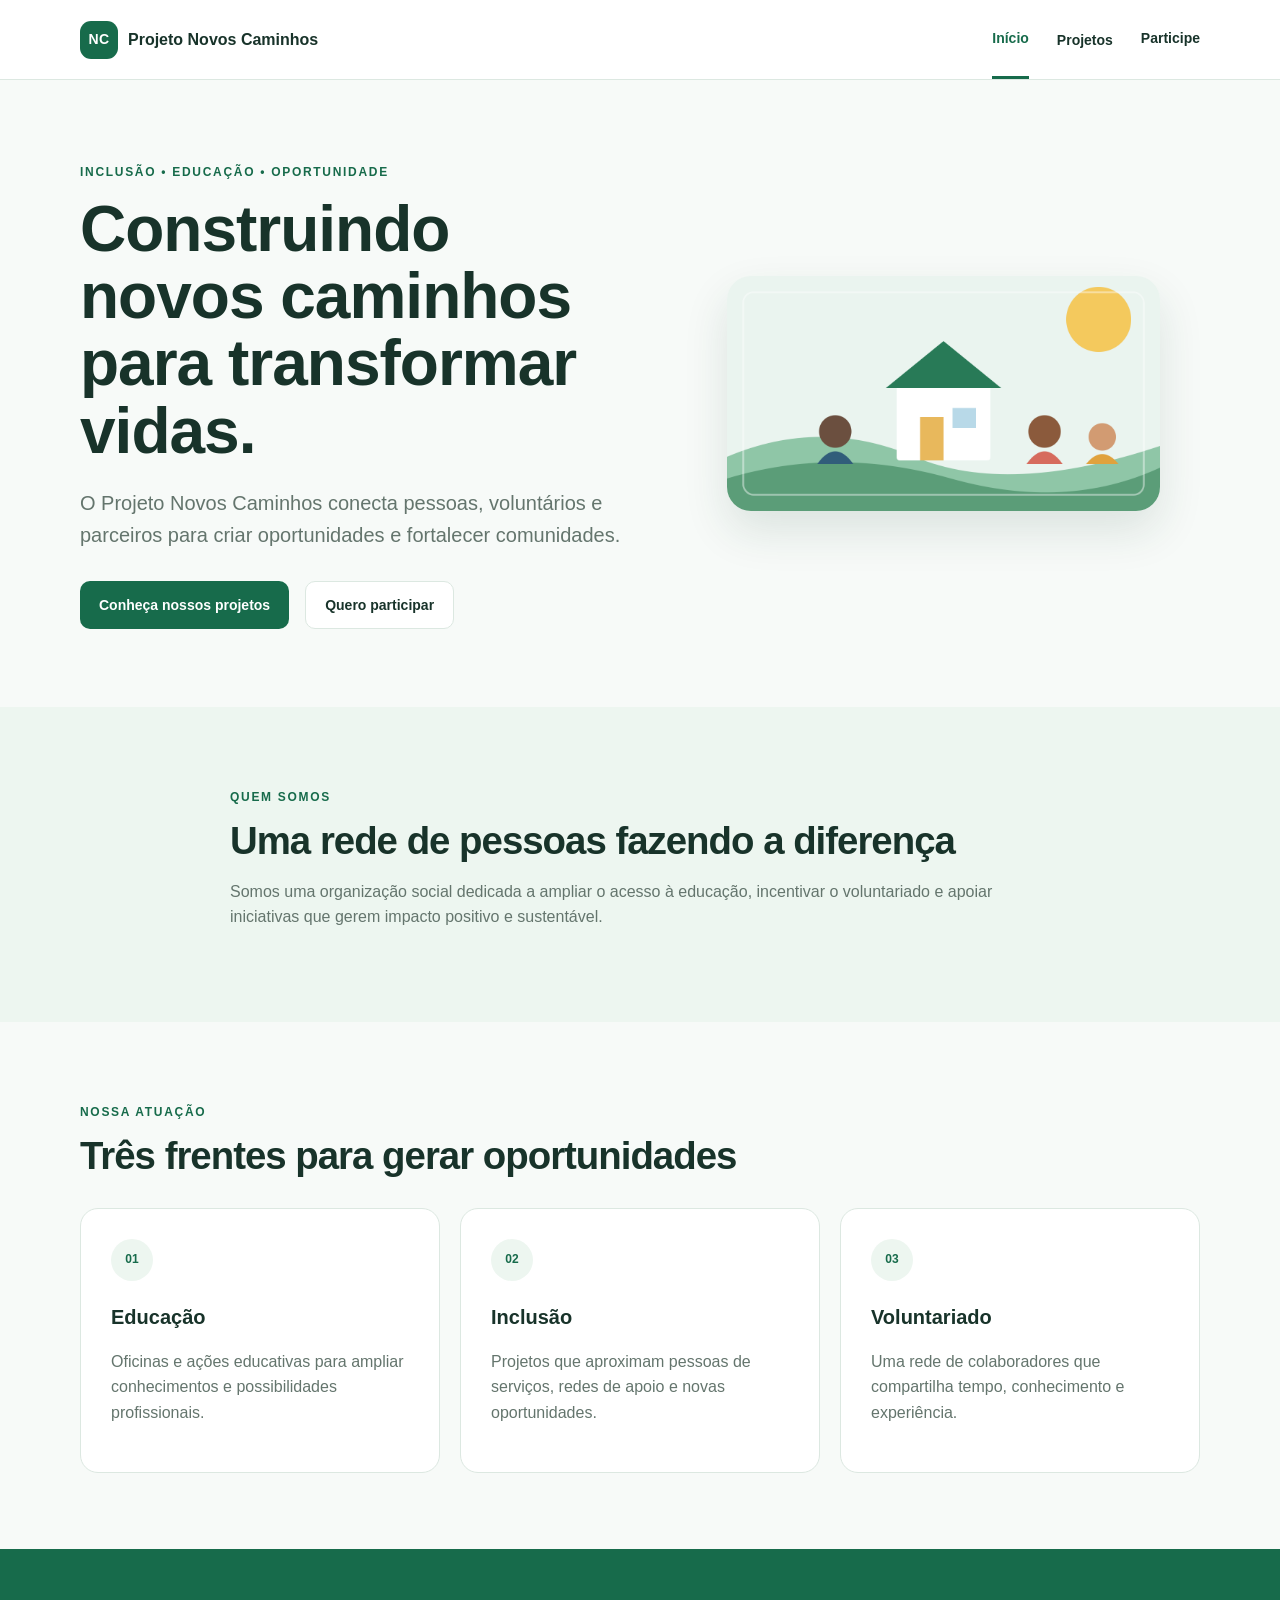
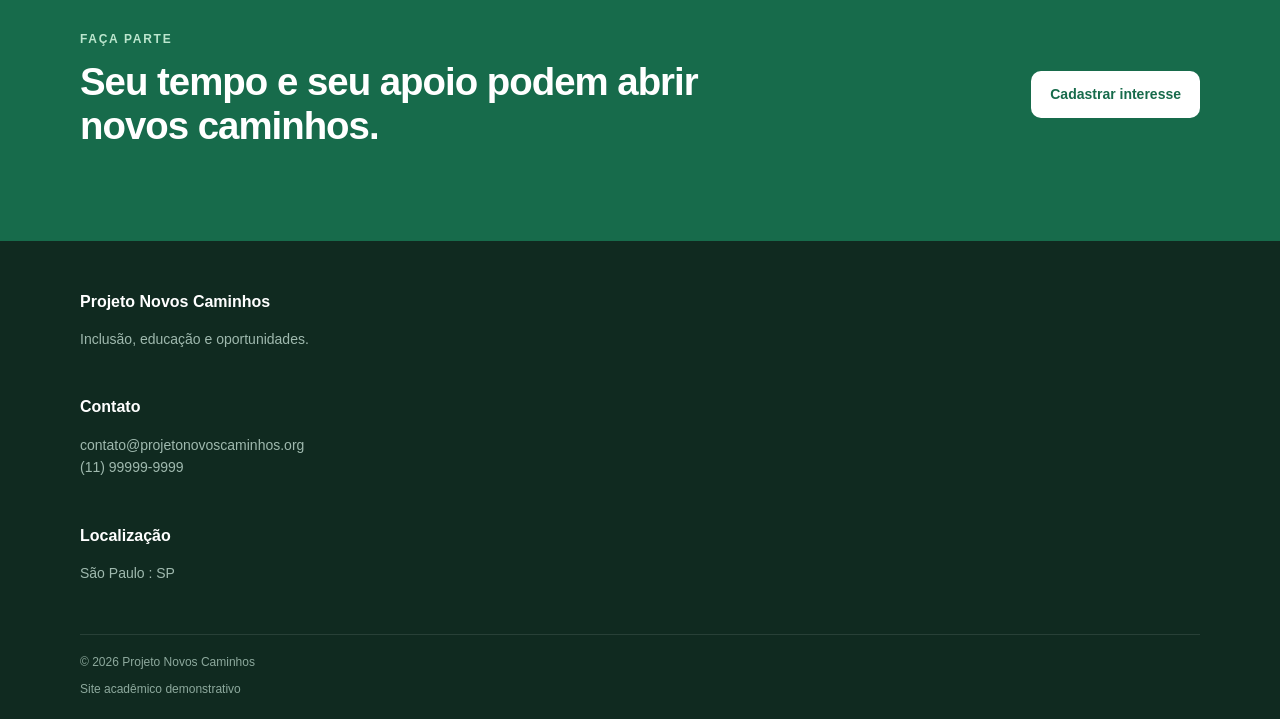
<file: index.html>
<!DOCTYPE html>
<html lang="pt-BR">
<head>
<title>Projeto Novos Caminhos | Início</title>
<meta charset="UTF-8">
<meta name="viewport" content="width=device-width, initial-scale=1.0">
<meta name="description" content="Projeto Novos Caminhos : inclusão social, educação e oportunidades.">
<link rel="stylesheet" href="css/style.css">
</head>
<body>
<header class="site-header">
  <div class="container header-inner">
    <a class="brand" href="index.html"><span class="brand-mark">NC</span><span>Projeto Novos Caminhos</span></a>
    <button class="nav-toggle" type="button" aria-expanded="false" aria-controls="menu-principal" aria-label="Abrir menu">
      <span class="nav-toggle-bar" aria-hidden="true"></span>
      <span class="nav-toggle-bar" aria-hidden="true"></span>
      <span class="nav-toggle-bar" aria-hidden="true"></span>
    </button>
    <nav id="menu-principal" class="site-nav" aria-label="Navegação principal">
      <a class="active" href="index.html">Início</a>
      <div class="nav-item has-dropdown">
        <a href="projetos.html" aria-haspopup="true" aria-expanded="false">Projetos</a>
        <ul class="nav-dropdown" aria-label="Submenu Projetos">
          <li><a href="projetos.html#educacao">Educação</a></li>
          <li><a href="projetos.html#comunidade">Comunidade</a></li>
          <li><a href="projetos.html#voluntariado">Voluntariado</a></li>
        </ul>
      </div>
      <a href="cadastro.html">Participe</a>
    </nav>
  </div>
</header>
<main>
  <section class="hero container">
    <div class="hero-copy">
      <span class="eyebrow">Inclusão • Educação • Oportunidade</span>
      <h1>Construindo novos caminhos para transformar vidas.</h1>
      <p>O Projeto Novos Caminhos conecta pessoas, voluntários e parceiros para criar oportunidades e fortalecer comunidades.</p>
      <div class="actions">
        <a class="btn primary" href="projetos.html">Conheça nossos projetos</a>
        <a class="btn secondary" href="cadastro.html">Quero participar</a>
      </div>
    </div>
    <figure class="hero-image">
      <img src="assets/images/hero.png" alt="Ilustração de uma comunidade reunida em frente à sede do Projeto Novos Caminhos">
    </figure>
  </section>
  <section class="section soft" aria-labelledby="sobre">
    <div class="container narrow">
      <span class="eyebrow">Quem somos</span>
      <h2 id="sobre">Uma rede de pessoas fazendo a diferença</h2>
      <p>Somos uma organização social dedicada a ampliar o acesso à educação, incentivar o voluntariado e apoiar iniciativas que gerem impacto positivo e sustentável.</p>
    </div>
  </section>
  <section class="section" aria-labelledby="frentes">
    <div class="container">
      <div class="section-heading"><div><span class="eyebrow">Nossa atuação</span><h2 id="frentes">Três frentes para gerar oportunidades</h2></div></div>
      <div class="cards">
        <article class="card"><span class="icon">01</span><h3>Educação</h3><p>Oficinas e ações educativas para ampliar conhecimentos e possibilidades profissionais.</p></article>
        <article class="card"><span class="icon">02</span><h3>Inclusão</h3><p>Projetos que aproximam pessoas de serviços, redes de apoio e novas oportunidades.</p></article>
        <article class="card"><span class="icon">03</span><h3>Voluntariado</h3><p>Uma rede de colaboradores que compartilha tempo, conhecimento e experiência.</p></article>
      </div>
    </div>
  </section>
  <section class="section callout">
    <div class="container callout-inner">
      <div><span class="eyebrow">Faça parte</span><h2>Seu tempo e seu apoio podem abrir novos caminhos.</h2></div>
      <a class="btn light" href="cadastro.html">Cadastrar interesse</a>
    </div>
  </section>
</main>
<footer class="site-footer">
  <div class="container footer-grid">
    <div><strong>Projeto Novos Caminhos</strong><p>Inclusão, educação e oportunidades.</p></div>
    <div><strong>Contato</strong><p>contato@projetonovoscaminhos.org<br>(11) 99999-9999</p></div>
    <div><strong>Localização</strong><p>São Paulo : SP</p></div>
  </div>
  <div class="container footer-bottom"><span>© 2026 Projeto Novos Caminhos</span><span>Site acadêmico demonstrativo</span></div>
</footer>
<script src="js/script.js"></script>
</body>
</html>
</file>
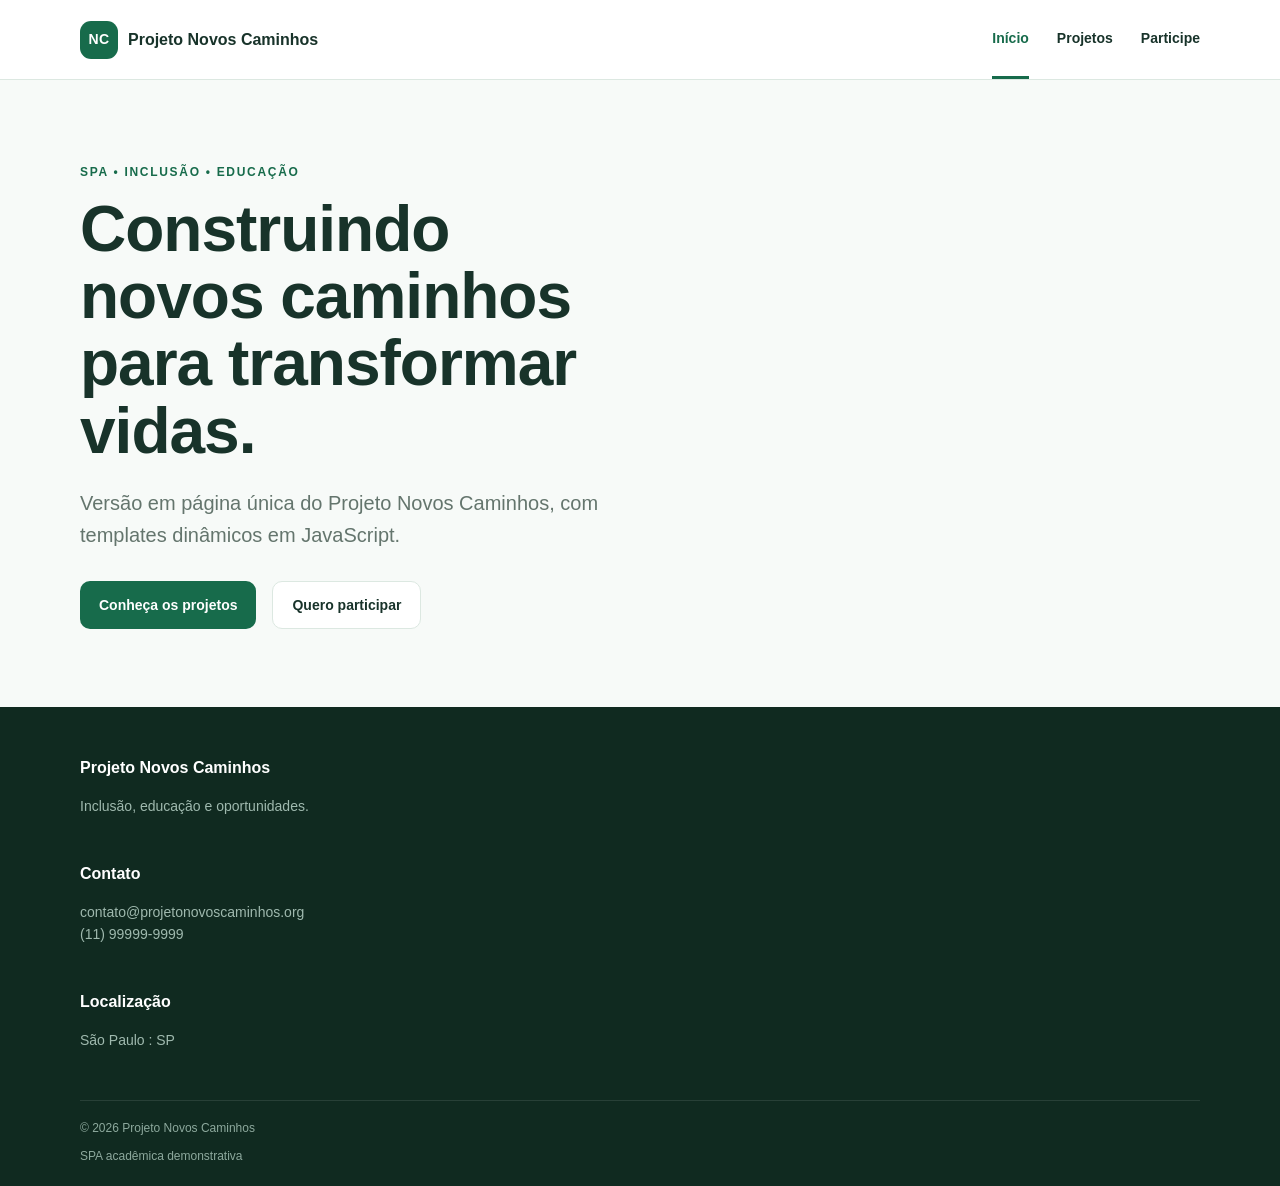
<file: app.html>
<!DOCTYPE html>
<html lang="pt-BR">
<head>
  <title>Projeto Novos Caminhos | App</title>
  <meta charset="UTF-8">
  <meta name="viewport" content="width=device-width, initial-scale=1.0">
  <link rel="stylesheet" href="css/style.css">
</head>
<body>
<header class="site-header">
  <div class="container header-inner">
    <a class="brand" href="#/inicio" data-link><span class="brand-mark">NC</span><span>Projeto Novos Caminhos</span></a>
    <button class="nav-toggle" type="button" aria-expanded="false" aria-controls="menu-principal" aria-label="Abrir menu">
      <span class="nav-toggle-bar" aria-hidden="true"></span>
      <span class="nav-toggle-bar" aria-hidden="true"></span>
      <span class="nav-toggle-bar" aria-hidden="true"></span>
    </button>
    <nav id="menu-principal" class="site-nav" aria-label="Navegação principal">
      <a href="#/inicio" data-link>Início</a>
      <a href="#/projetos" data-link>Projetos</a>
      <a href="#/cadastro" data-link>Participe</a>
    </nav>
  </div>
</header>
<main id="app"></main>
<footer class="site-footer">
  <div class="container footer-grid">
    <div><strong>Projeto Novos Caminhos</strong><p>Inclusão, educação e oportunidades.</p></div>
    <div><strong>Contato</strong><p>contato@projetonovoscaminhos.org<br>(11) 99999-9999</p></div>
    <div><strong>Localização</strong><p>São Paulo : SP</p></div>
  </div>
  <div class="container footer-bottom"><span>© 2026 Projeto Novos Caminhos</span><span>SPA acadêmica demonstrativa</span></div>
</footer>
<script src="js/script.js"></script>
<script src="js/spa.js"></script>
</body>
</html>
</file>
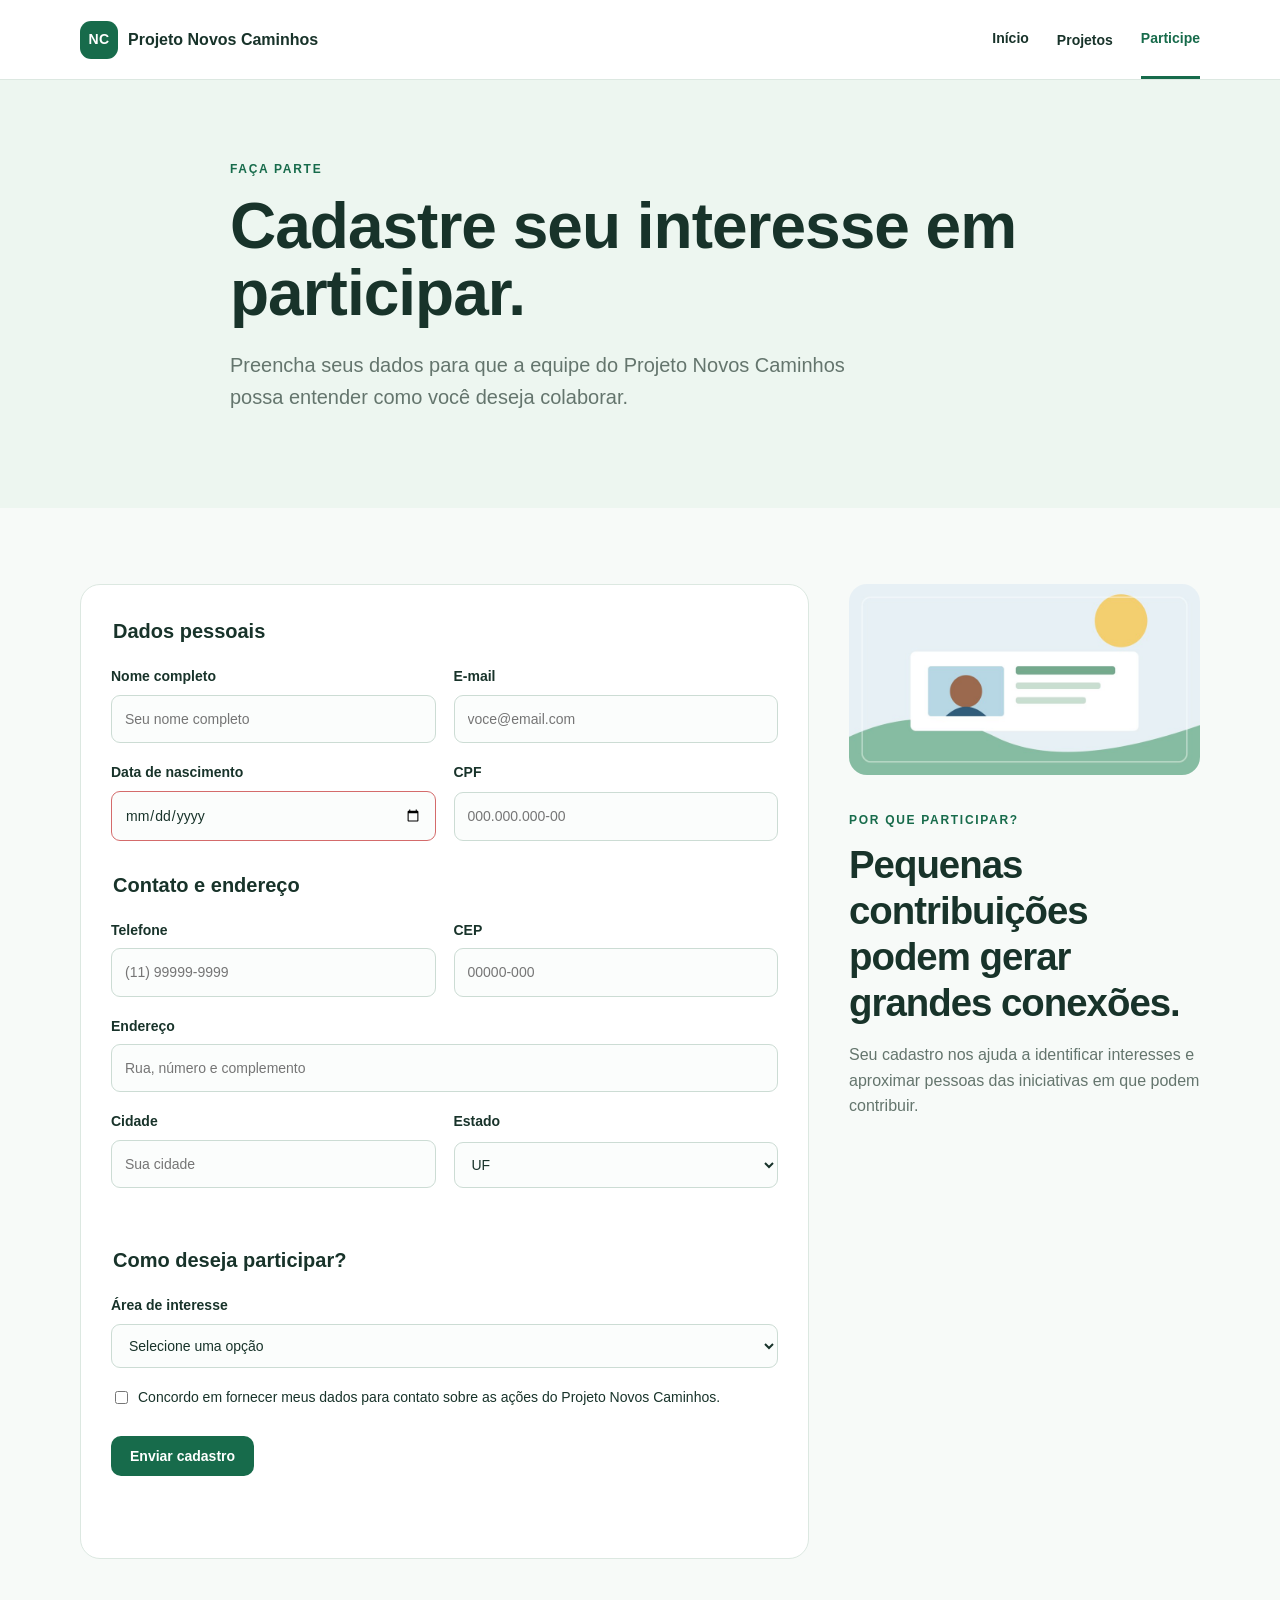
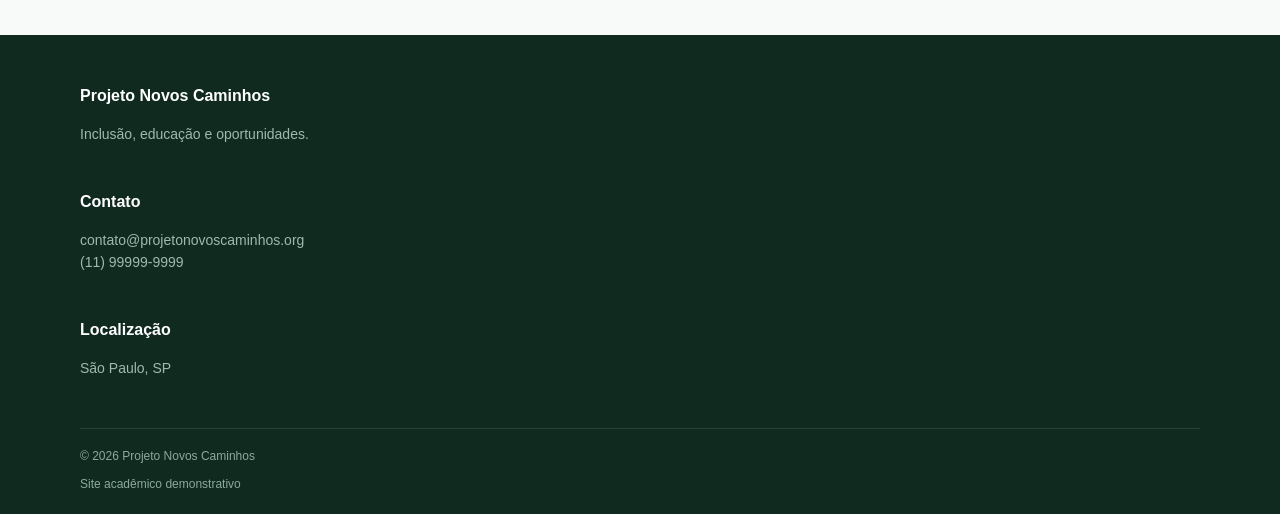
<file: cadastro.html>
<!DOCTYPE html>
<html lang="pt-BR">
<head>
  <title>Projeto Novos Caminhos | Cadastro</title>
  <meta charset="UTF-8">
  <meta name="viewport" content="width=device-width, initial-scale=1.0">
  <meta name="description" content="Projeto Novos Caminhos: inclusão social, educação e oportunidades.">
  <link rel="stylesheet" href="css/style.css">
</head>
<body>
  <header class="site-header">
    <div class="container header-inner">
      <a class="brand" href="index.html">
        <span class="brand-mark">NC</span>
        <span>Projeto Novos Caminhos</span>
      </a>
      <button class="nav-toggle" type="button" aria-expanded="false" aria-controls="menu-principal" aria-label="Abrir menu">
        <span class="nav-toggle-bar" aria-hidden="true"></span>
        <span class="nav-toggle-bar" aria-hidden="true"></span>
        <span class="nav-toggle-bar" aria-hidden="true"></span>
      </button>
      <nav id="menu-principal" class="site-nav" aria-label="Navegação principal">
        <a href="index.html">Início</a>
        <div class="nav-item has-dropdown">
          <a href="projetos.html" aria-haspopup="true" aria-expanded="false">Projetos</a>
          <ul class="nav-dropdown" aria-label="Submenu Projetos">
            <li><a href="projetos.html#educacao">Educação</a></li>
            <li><a href="projetos.html#comunidade">Comunidade</a></li>
            <li><a href="projetos.html#voluntariado">Voluntariado</a></li>
          </ul>
        </div>
        <a class="active" href="cadastro.html">Participe</a>
      </nav>
    </div>
  </header>

  <main>
    <section class="page-hero">
      <div class="container narrow">
        <span class="eyebrow">Faça parte</span>
        <h1>Cadastre seu interesse em participar.</h1>
        <p>Preencha seus dados para que a equipe do Projeto Novos Caminhos possa entender como você deseja colaborar.</p>
      </div>
    </section>

    <section class="section" aria-labelledby="formulario-titulo">
      <div class="container form-layout">
        <h2 id="formulario-titulo" class="visually-hidden">Formulário de cadastro</h2>
        <form id="cadastroForm" novalidate>
          <fieldset>
            <legend>Dados pessoais</legend>
            <div class="form-grid">
              <label for="nome">Nome completo
                <input id="nome" type="text" name="nome" required minlength="3" maxlength="120" autocomplete="name" placeholder="Seu nome completo">
              </label>
              <label for="email">E-mail
                <input id="email" type="email" name="email" required autocomplete="email" placeholder="voce@email.com">
              </label>
              <label for="nascimento">Data de nascimento
                <input id="nascimento" type="date" name="nascimento" required>
              </label>
              <label for="cpf">CPF
                <input id="cpf" type="text" name="cpf" required inputmode="numeric" maxlength="14" pattern="\d{3}\.\d{3}\.\d{3}-\d{2}" placeholder="000.000.000-00" autocomplete="off">
              </label>
            </div>
          </fieldset>

          <fieldset>
            <legend>Contato e endereço</legend>
            <div class="form-grid">
              <label for="telefone">Telefone
                <input id="telefone" type="tel" name="telefone" required inputmode="tel" maxlength="15" pattern="\(\d{2}\) \d{4,5}-\d{4}" placeholder="(11) 99999-9999" autocomplete="tel">
              </label>
              <label for="cep">CEP
                <input id="cep" type="text" name="cep" required inputmode="numeric" maxlength="9" pattern="\d{5}-\d{3}" placeholder="00000-000" autocomplete="postal-code">
              </label>
              <label class="wide" for="endereco">Endereço
                <input id="endereco" type="text" name="endereco" required maxlength="160" autocomplete="address-line1" placeholder="Rua, número e complemento">
              </label>
              <label for="cidade">Cidade
                <input id="cidade" type="text" name="cidade" required maxlength="80" autocomplete="address-level2" placeholder="Sua cidade">
              </label>
              <label for="estado">Estado
                <select id="estado" name="estado" required autocomplete="address-level1">
                  <option value="">UF</option>
                  <option value="AC">AC</option>
                  <option value="AL">AL</option>
                  <option value="AP">AP</option>
                  <option value="AM">AM</option>
                  <option value="BA">BA</option>
                  <option value="CE">CE</option>
                  <option value="DF">DF</option>
                  <option value="ES">ES</option>
                  <option value="GO">GO</option>
                  <option value="MA">MA</option>
                  <option value="MT">MT</option>
                  <option value="MS">MS</option>
                  <option value="MG">MG</option>
                  <option value="PA">PA</option>
                  <option value="PB">PB</option>
                  <option value="PR">PR</option>
                  <option value="PE">PE</option>
                  <option value="PI">PI</option>
                  <option value="RJ">RJ</option>
                  <option value="RN">RN</option>
                  <option value="RS">RS</option>
                  <option value="RO">RO</option>
                  <option value="RR">RR</option>
                  <option value="SC">SC</option>
                  <option value="SP">SP</option>
                  <option value="SE">SE</option>
                  <option value="TO">TO</option>
                </select>
              </label>
            </div>
            <p id="cepStatus" class="field-hint" role="status" aria-live="polite"></p>
          </fieldset>

          <fieldset>
            <legend>Como deseja participar?</legend>
            <label for="interesse">Área de interesse
              <select id="interesse" name="interesse" required>
                <option value="">Selecione uma opção</option>
                <option value="voluntariado">Voluntariado em projetos</option>
                <option value="mentoria">Mentoria e oficinas</option>
                <option value="administrativo">Apoio administrativo</option>
                <option value="doacao">Doação e parcerias</option>
              </select>
            </label>
            <label class="check" for="termos">
              <input id="termos" type="checkbox" name="termos" required>
              Concordo em fornecer meus dados para contato sobre as ações do Projeto Novos Caminhos.
            </label>
          </fieldset>

          <button class="btn primary" type="submit">Enviar cadastro</button>
          <p id="formMessage" class="form-message" role="status" aria-live="polite"></p>
        </form>

        <aside class="form-aside">
          <img src="assets/images/impacto.jpg" alt="Pessoa colaborando em uma iniciativa social usando tecnologia">
          <span class="eyebrow">Por que participar?</span>
          <h2>Pequenas contribuições podem gerar grandes conexões.</h2>
          <p>Seu cadastro nos ajuda a identificar interesses e aproximar pessoas das iniciativas em que podem contribuir.</p>
        </aside>
      </div>
    </section>
  </main>

  <footer class="site-footer">
    <div class="container footer-grid">
      <div>
        <strong>Projeto Novos Caminhos</strong>
        <p>Inclusão, educação e oportunidades.</p>
      </div>
      <div>
        <strong>Contato</strong>
        <p>contato@projetonovoscaminhos.org<br>(11) 99999-9999</p>
      </div>
      <div>
        <strong>Localização</strong>
        <p>São Paulo, SP</p>
      </div>
    </div>
    <div class="container footer-bottom">
      <span>© 2026 Projeto Novos Caminhos</span>
      <span>Site acadêmico demonstrativo</span>
    </div>
  </footer>

  <script src="js/script.js"></script>
</body>
</html>
</file>
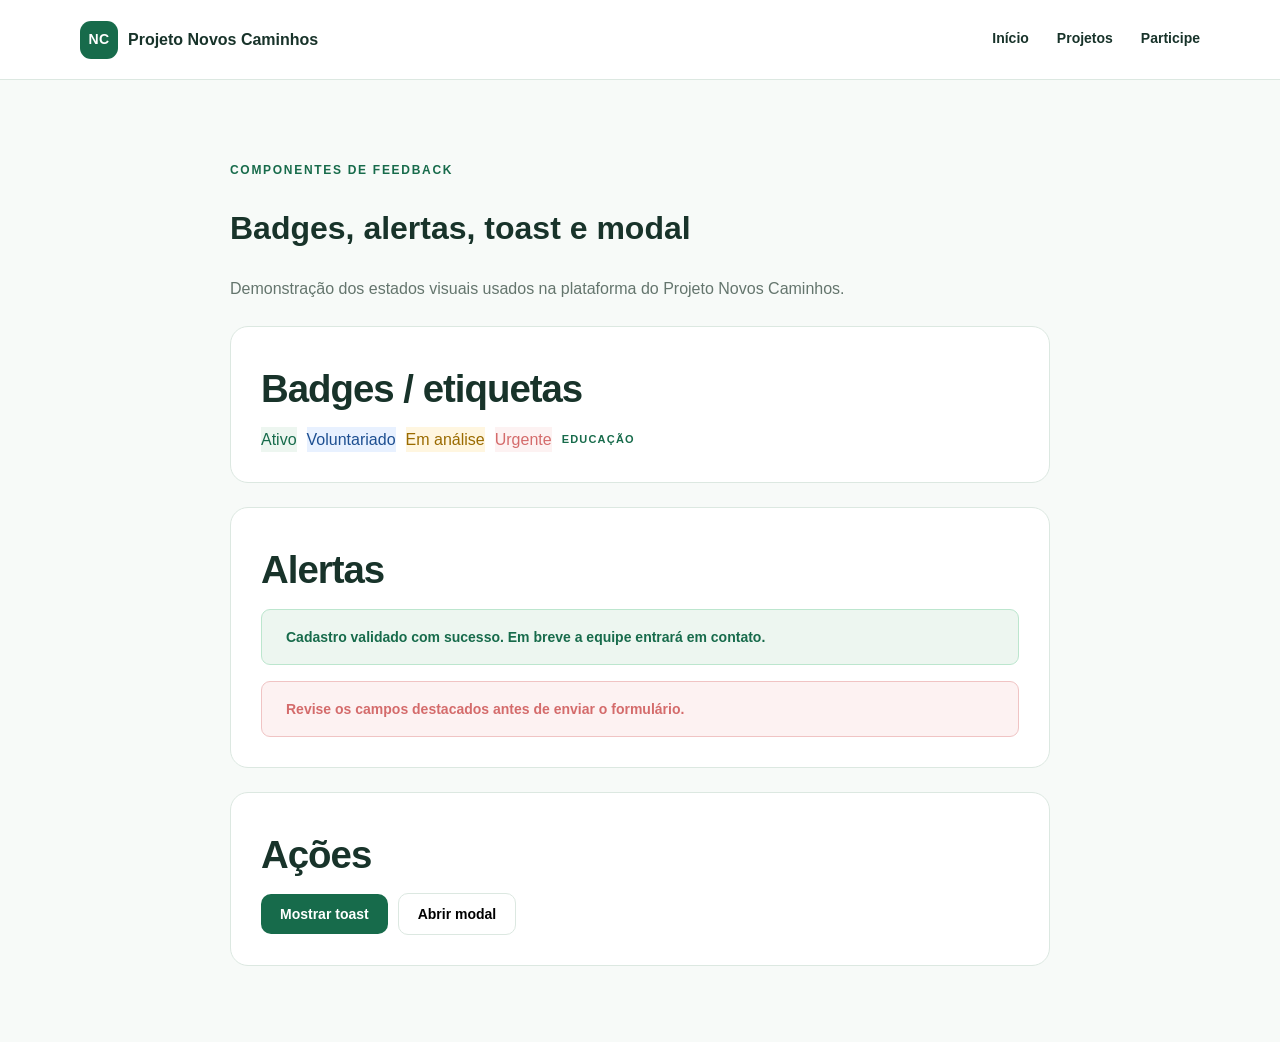
<file: feedback-demo.html>
<!DOCTYPE html>
<html lang="pt-BR">
<head>
  <title>Projeto Novos Caminhos | Feedback UI</title>
  <meta charset="UTF-8">
  <meta name="viewport" content="width=device-width, initial-scale=1.0">
  <link rel="stylesheet" href="css/style.css">
</head>
<body>
<header class="site-header">
  <div class="container header-inner">
    <a class="brand" href="index.html"><span class="brand-mark">NC</span><span>Projeto Novos Caminhos</span></a>
    <button class="nav-toggle" type="button" aria-expanded="false" aria-controls="menu-principal" aria-label="Abrir menu">
      <span class="nav-toggle-bar" aria-hidden="true"></span>
      <span class="nav-toggle-bar" aria-hidden="true"></span>
      <span class="nav-toggle-bar" aria-hidden="true"></span>
    </button>
    <nav id="menu-principal" class="site-nav" aria-label="Navegação principal">
      <a href="index.html">Início</a>
      <a href="projetos.html">Projetos</a>
      <a href="cadastro.html">Participe</a>
    </nav>
  </div>
</header>
<main class="section">
  <div class="container narrow">
    <span class="eyebrow">Componentes de feedback</span>
    <h1>Badges, alertas, toast e modal</h1>
    <p>Demonstração dos estados visuais usados na plataforma do Projeto Novos Caminhos.</p>
    <div class="feedback-demo">
      <div class="info-box">
        <h2>Badges / etiquetas</h2>
        <div class="feedback-row">
          <span class="badge badge-success">Ativo</span>
          <span class="badge badge-info">Voluntariado</span>
          <span class="badge badge-warn">Em análise</span>
          <span class="badge badge-danger">Urgente</span>
          <span class="tag">Educação</span>
        </div>
      </div>
      <div class="info-box">
        <h2>Alertas</h2>
        <div class="alert alert-success" role="status">Cadastro validado com sucesso. Em breve a equipe entrará em contato.</div>
        <div class="alert alert-error" role="alert">Revise os campos destacados antes de enviar o formulário.</div>
      </div>
      <div class="info-box">
        <h2>Ações</h2>
        <div class="feedback-row">
          <button class="btn primary" type="button" id="openToast">Mostrar toast</button>
          <button class="btn secondary" type="button" id="openModal">Abrir modal</button>
        </div>
      </div>
    </div>
  </div>
</main>
<div class="toast" id="demoToast" role="status" aria-live="polite"><strong>Inscrição recebida</strong>Obrigado por apoiar o Projeto Novos Caminhos.</div>
<div class="modal-backdrop" id="demoModal" role="dialog" aria-modal="true" aria-labelledby="modalTitle">
  <div class="modal">
    <h2 id="modalTitle">Confirmar participação</h2>
    <p>Deseja confirmar o interesse em atuar como voluntário nesta iniciativa?</p>
    <div class="modal-actions">
      <button class="btn secondary" type="button" id="closeModal">Cancelar</button>
      <button class="btn primary" type="button" id="confirmModal">Confirmar</button>
    </div>
  </div>
</div>
<script src="js/script.js"></script>
<script>
  const toast = document.getElementById("demoToast");
  const modal = document.getElementById("demoModal");
  document.getElementById("openToast").addEventListener("click", () => {
    toast.classList.add("is-visible");
    setTimeout(() => toast.classList.remove("is-visible"), 4000);
  });
  document.getElementById("openModal").addEventListener("click", () => modal.classList.add("is-open"));
  document.getElementById("closeModal").addEventListener("click", () => modal.classList.remove("is-open"));
  document.getElementById("confirmModal").addEventListener("click", () => {
    modal.classList.remove("is-open");
    toast.classList.add("is-visible");
    setTimeout(() => toast.classList.remove("is-visible"), 4000);
  });
  // auto-open for screenshot capture when ?show=all
  const params = new URLSearchParams(location.search);
  if (params.get("show") === "modal") modal.classList.add("is-open");
  if (params.get("show") === "toast") toast.classList.add("is-visible");
</script>
</body>
</html>
</file>
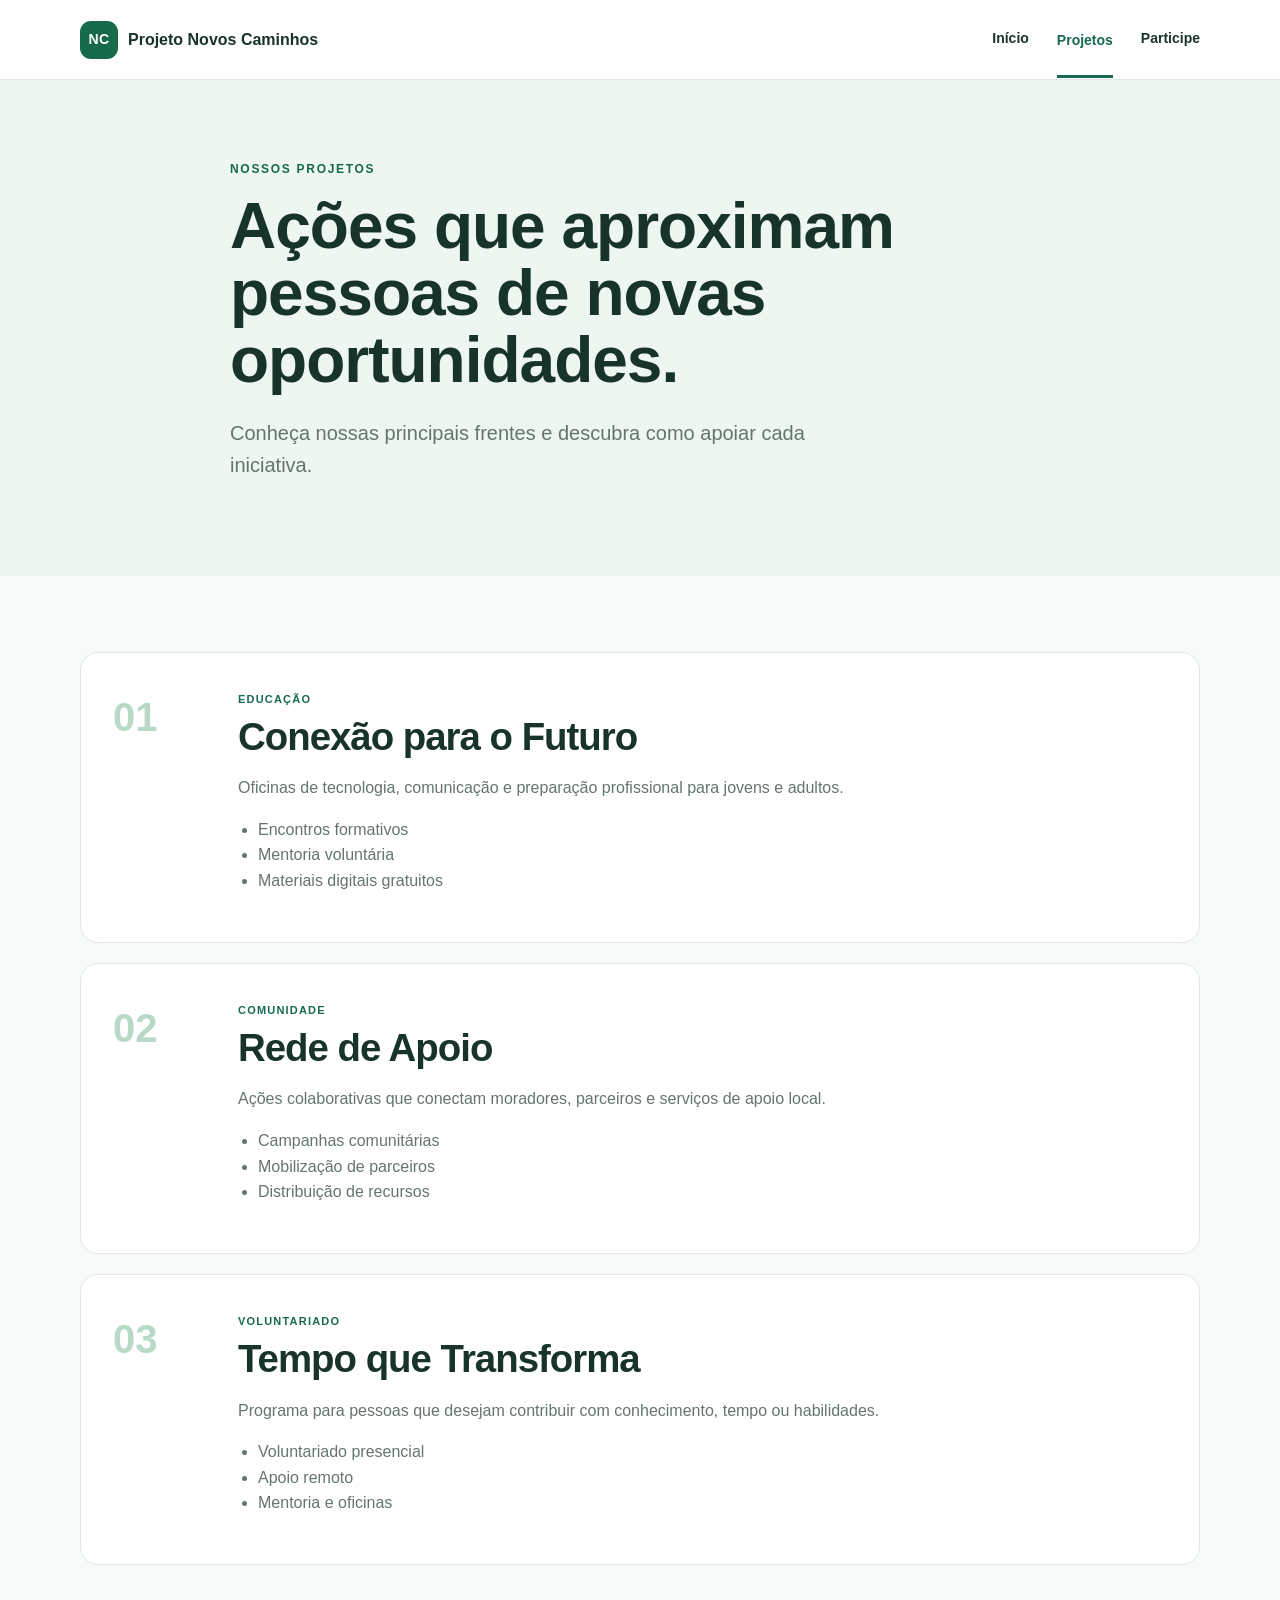
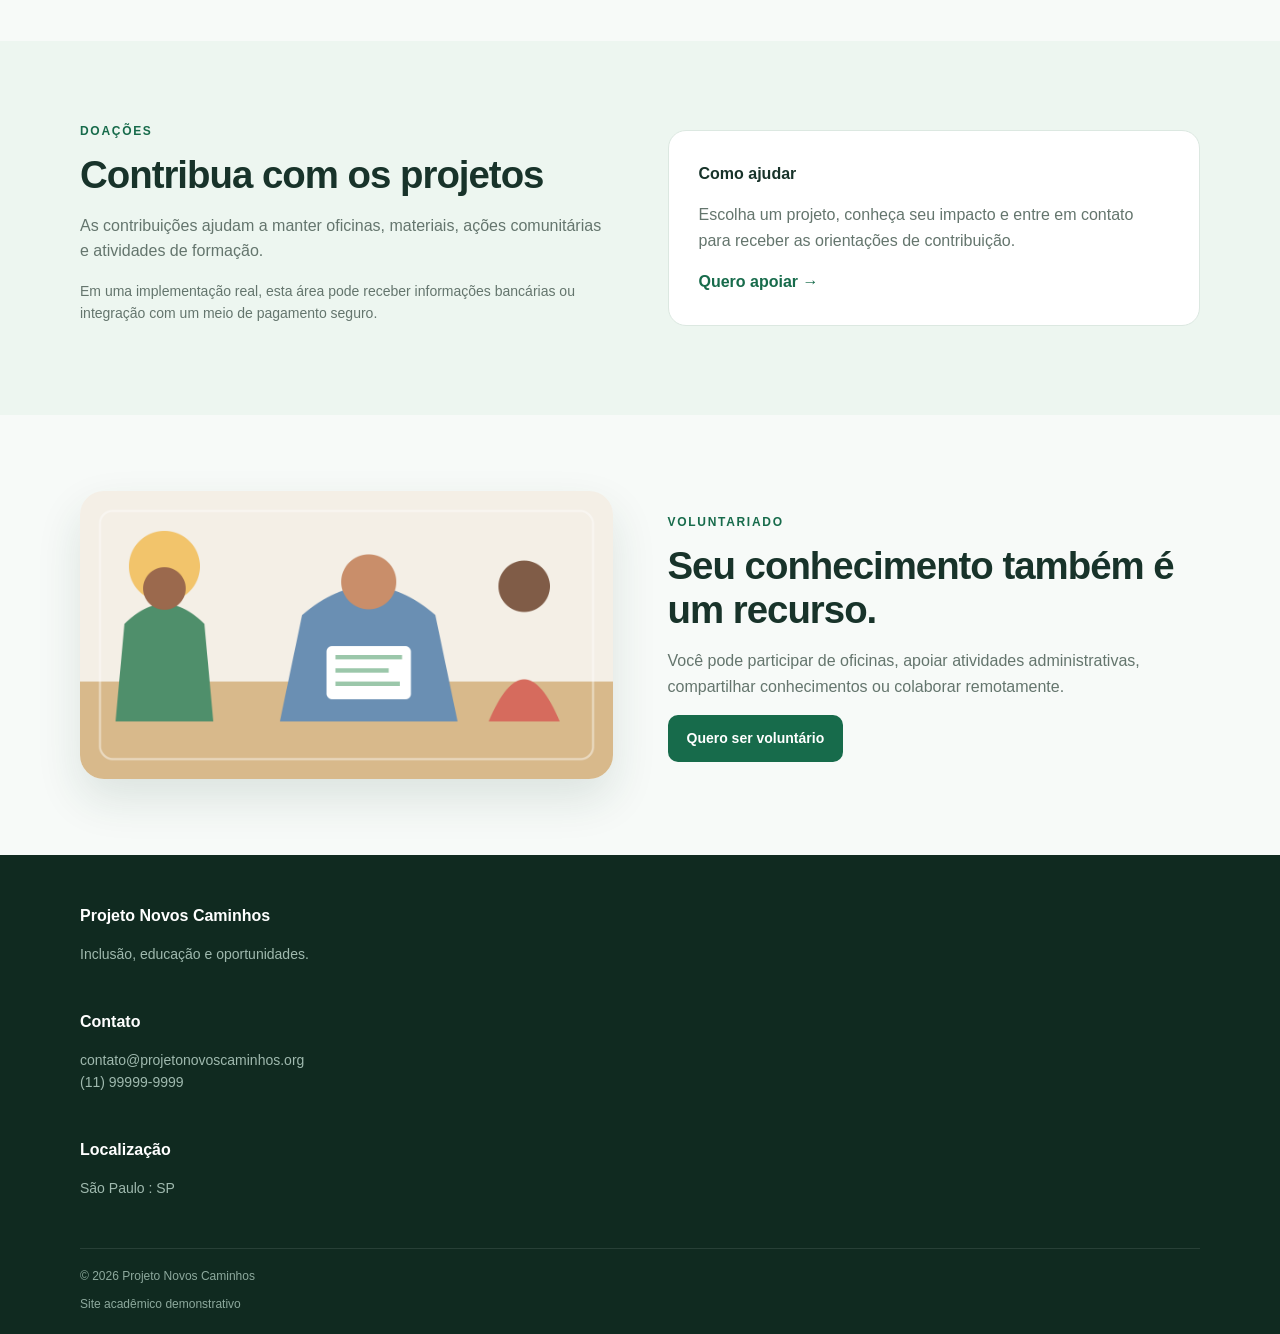
<file: projetos.html>
<!DOCTYPE html>
<html lang="pt-BR">
<head><title>Projeto Novos Caminhos | Projetos</title><meta charset="UTF-8">
<meta name="viewport" content="width=device-width, initial-scale=1.0">
<meta name="description" content="Projeto Novos Caminhos : inclusão social, educação e oportunidades.">
<link rel="stylesheet" href="css/style.css"></head>
<body>
<header class="site-header"><div class="container header-inner">
<a class="brand" href="index.html"><span class="brand-mark">NC</span><span>Projeto Novos Caminhos</span></a>
<button class="nav-toggle" type="button" aria-expanded="false" aria-controls="menu-principal" aria-label="Abrir menu"><span class="nav-toggle-bar" aria-hidden="true"></span><span class="nav-toggle-bar" aria-hidden="true"></span><span class="nav-toggle-bar" aria-hidden="true"></span></button>
<nav id="menu-principal" class="site-nav" aria-label="Navegação principal"><a href="index.html">Início</a><div class="nav-item has-dropdown"><a class="active" href="projetos.html" aria-haspopup="true" aria-expanded="false">Projetos</a><ul class="nav-dropdown" aria-label="Submenu Projetos"><li><a href="projetos.html#educacao">Educação</a></li><li><a href="projetos.html#comunidade">Comunidade</a></li><li><a href="projetos.html#voluntariado">Voluntariado</a></li></ul></div><a href="cadastro.html">Participe</a></nav>
</div></header>
<main>
<section class="page-hero"><div class="container narrow"><span class="eyebrow">Nossos projetos</span><h1>Ações que aproximam pessoas de novas oportunidades.</h1><p>Conheça nossas principais frentes e descubra como apoiar cada iniciativa.</p></div></section>
<section class="section"><div class="container">
<div class="project-list">
<article class="project" id="educacao"><div class="project-number">01</div><div><span class="tag">Educação</span><h2>Conexão para o Futuro</h2><p>Oficinas de tecnologia, comunicação e preparação profissional para jovens e adultos.</p><ul><li>Encontros formativos</li><li>Mentoria voluntária</li><li>Materiais digitais gratuitos</li></ul></div></article>
<article class="project" id="comunidade"><div class="project-number">02</div><div><span class="tag">Comunidade</span><h2>Rede de Apoio</h2><p>Ações colaborativas que conectam moradores, parceiros e serviços de apoio local.</p><ul><li>Campanhas comunitárias</li><li>Mobilização de parceiros</li><li>Distribuição de recursos</li></ul></div></article>
<article class="project" id="voluntariado"><div class="project-number">03</div><div><span class="tag">Voluntariado</span><h2>Tempo que Transforma</h2><p>Programa para pessoas que desejam contribuir com conhecimento, tempo ou habilidades.</p><ul><li>Voluntariado presencial</li><li>Apoio remoto</li><li>Mentoria e oficinas</li></ul></div></article>
</div>
</div></section>
<section class="section soft"><div class="container two-col">
<div><span class="eyebrow">Doações</span><h2>Contribua com os projetos</h2><p>As contribuições ajudam a manter oficinas, materiais, ações comunitárias e atividades de formação.</p><p class="small">Em uma implementação real, esta área pode receber informações bancárias ou integração com um meio de pagamento seguro.</p></div>
<div class="info-box"><strong>Como ajudar</strong><p>Escolha um projeto, conheça seu impacto e entre em contato para receber as orientações de contribuição.</p><a href="cadastro.html" class="text-link">Quero apoiar →</a></div>
</div></section>
<section class="section"><div class="container two-col">
<div><img class="rounded-image" src="assets/images/voluntariado.png" alt="Pessoas reunidas colaborando em uma atividade voluntária"></div>
<div><span class="eyebrow">Voluntariado</span><h2>Seu conhecimento também é um recurso.</h2><p>Você pode participar de oficinas, apoiar atividades administrativas, compartilhar conhecimentos ou colaborar remotamente.</p><a class="btn primary" href="cadastro.html">Quero ser voluntário</a></div>
</div></section>
</main>
<footer class="site-footer"><div class="container footer-grid"><div><strong>Projeto Novos Caminhos</strong><p>Inclusão, educação e oportunidades.</p></div><div><strong>Contato</strong><p>contato@projetonovoscaminhos.org<br>(11) 99999-9999</p></div><div><strong>Localização</strong><p>São Paulo : SP</p></div></div><div class="container footer-bottom"><span>© 2026 Projeto Novos Caminhos</span><span>Site acadêmico demonstrativo</span></div></footer>
<script src="js/script.js"></script>
</body></html>
</file>
<file: css/style.css>
﻿:root{
  /* Cores primarias */
  --green:#176b4b;
  --green2:#2d8a61;
  --green-light:#bce6ce;
  --gold:#e9bd58;
  /* Neutros */
  --ink:#18332a;
  --muted:#64756d;
  --bg:#f7faf8;
  --soft:#edf6f0;
  --white:#fff;
  --line:#dce8e1;
  --footer:#102a20;
  --footer-text:#d7e7df;
  --footer-muted:#9fb9ae;
  --danger:#d46b6b;
  --focus:#cde9da;
  /* Tipografia (5 patamares) */
  --fs-xs:0.75rem;
  --fs-sm:0.875rem;
  --fs-md:1rem;
  --fs-lg:1.25rem;
  --fs-xl:clamp(1.8rem,3vw,2.7rem);
  --fs-display:clamp(2.3rem,5vw,4.4rem);
  --lh-tight:1.05;
  --lh-body:1.6;
  --fw-regular:400;
  --fw-bold:700;
  --fw-black:800;
  /* Espacamentos modulares (base 8px) */
  --space-1:0.5rem;
  --space-2:1rem;
  --space-3:1.5rem;
  --space-4:2rem;
  --space-5:3rem;
  --space-6:4.75rem;
  --radius-sm:9px;
  --radius-md:18px;
  --radius-lg:24px;
  --container:1120px;
  --header-h:76px;
}
*{box-sizing:border-box}
html{scroll-behavior:smooth}
body{margin:0;font-family:"Segoe UI",Tahoma,Geneva,Verdana,sans-serif;font-size:var(--fs-md);font-weight:var(--fw-regular);color:var(--ink);background:var(--bg);line-height:var(--lh-body)}
a{color:inherit;text-decoration:none}
.container{width:min(var(--container),calc(100% - 40px));margin:auto}
.narrow{max-width:820px}
/* Grid de 12 colunas (utilitario) */
.grid-12{display:grid;grid-template-columns:repeat(12,1fr);gap:var(--space-3)}
.col-3{grid-column:span 3}
.col-4{grid-column:span 4}
.col-6{grid-column:span 6}
.col-8{grid-column:span 8}
.col-12{grid-column:span 12}
.site-header{background:rgba(255,255,255,.96);border-bottom:1px solid var(--line);position:sticky;top:0;z-index:10}
.header-inner{min-height:var(--header-h);display:flex;align-items:center;justify-content:space-between;gap:var(--space-3)}
.brand{display:flex;align-items:center;gap:10px;font-weight:var(--fw-black);color:var(--ink)}
.brand-mark{display:grid;place-items:center;width:38px;height:38px;border-radius:11px;background:var(--green);color:var(--white);font-size:var(--fs-sm);letter-spacing:.5px}
.nav-toggle{display:none;flex-direction:column;justify-content:center;gap:5px;width:44px;height:44px;padding:10px;border:1px solid var(--line);border-radius:10px;background:var(--white);cursor:pointer}
.nav-toggle-bar{display:block;height:2px;width:100%;background:var(--ink);border-radius:2px}
.site-nav{display:flex;align-items:center;gap:28px;font-weight:600;font-size:var(--fs-sm)}
.site-nav>a,.nav-item>a{padding:27px 0;border-bottom:3px solid transparent}
.site-nav>a:hover,.site-nav>a.active,.nav-item>a:hover,.nav-item>a.active{color:var(--green);border-bottom-color:var(--green)}
.site-nav a:focus-visible,.nav-toggle:focus-visible{outline:3px solid var(--focus);outline-offset:4px}
.nav-item{position:relative}
.nav-dropdown{display:none;position:absolute;top:100%;left:0;min-width:200px;margin:0;padding:var(--space-1) 0;list-style:none;background:var(--white);border:1px solid var(--line);border-radius:var(--radius-sm);box-shadow:0 12px 28px rgba(22,66,48,.12);z-index:20}
.nav-item:hover .nav-dropdown,.nav-item:focus-within .nav-dropdown,.nav-item.is-open .nav-dropdown{display:block}
.nav-dropdown a{display:block;padding:10px 14px;border-bottom:0}
.nav-dropdown a:hover{background:var(--soft);color:var(--green)}
.site-header.is-nav-open .site-nav{display:flex}
.hero{display:grid;grid-template-columns:1.05fr .95fr;gap:60px;align-items:center;padding:78px 0}
.hero h1,.page-hero h1{font-size:var(--fs-display);line-height:var(--lh-tight);letter-spacing:-2px;margin:12px 0 22px;font-weight:var(--fw-black)}
.hero p,.page-hero p{font-size:var(--fs-lg);color:var(--muted);max-width:650px}
.eyebrow{font-size:var(--fs-xs);text-transform:uppercase;letter-spacing:1.7px;font-weight:var(--fw-black);color:var(--green)}
.actions{display:flex;gap:var(--space-2);flex-wrap:wrap;margin-top:30px}
.btn{display:inline-flex;align-items:center;justify-content:center;border:0;border-radius:10px;padding:12px 19px;font-weight:var(--fw-black);cursor:pointer;font-size:var(--fs-sm)}
.btn:focus-visible{outline:3px solid var(--focus);outline-offset:2px}
.primary{background:var(--green);color:var(--white)}
.primary:hover{background:var(--green2)}
.primary:active{background:#0f4f37;transform:translateY(1px)}
.btn:disabled,.btn[aria-disabled=true]{opacity:.55;cursor:not-allowed;transform:none}
.secondary:hover{border-color:var(--green);color:var(--green)}
.secondary:active{background:var(--soft)}
.secondary{background:var(--white);border:1px solid var(--line)}
.light{background:var(--white);color:var(--green)}
.hero-image img,.rounded-image{width:100%;display:block;border-radius:var(--radius-lg);box-shadow:0 20px 45px rgba(22,66,48,.12)}
.section{padding:76px 0}
.soft{background:var(--soft)}
.section h2{font-size:var(--fs-xl);line-height:1.15;margin:10px 0 16px;letter-spacing:-1px}
.section p{color:var(--muted)}
.cards{display:grid;grid-template-columns:repeat(3,1fr);gap:20px;margin-top:30px}
.card{background:var(--white);border:1px solid var(--line);padding:30px;border-radius:var(--radius-md);transition:box-shadow .2s ease,transform .2s ease}
.card:hover{box-shadow:0 12px 28px rgba(22,66,48,.1);transform:translateY(-2px)}
.icon{display:grid;place-items:center;width:42px;height:42px;border-radius:50%;background:var(--soft);color:var(--green);font-weight:var(--fw-black);font-size:var(--fs-xs)}
.card h3{margin:20px 0 5px;font-size:var(--fs-lg)}
.callout{background:var(--green);color:var(--white)}
.callout .eyebrow{color:var(--green-light)}
.callout h2{max-width:700px}
.callout-inner{display:flex;align-items:center;justify-content:space-between;gap:30px}
.site-footer{background:var(--footer);color:var(--footer-text);padding:48px 0 20px}
.footer-grid{display:grid;grid-template-columns:2fr 1fr 1fr;gap:30px}
.footer-grid strong{color:var(--white)}
.footer-grid p{color:var(--footer-muted);font-size:var(--fs-sm)}
.footer-bottom{border-top:1px solid rgba(255,255,255,.1);margin-top:35px;padding-top:18px;display:flex;justify-content:space-between;color:#8da99d;font-size:var(--fs-xs)}
.page-hero{background:var(--soft);padding:75px 0}
.project-list{display:grid;gap:20px}
.project{display:grid;grid-template-columns:100px 1fr;gap:25px;background:var(--white);border:1px solid var(--line);padding:32px;border-radius:var(--radius-md)}
.project-number{font-size:40px;font-weight:900;color:#b8d9c7}
.project h2{margin:5px 0 8px}
.project ul{padding-left:20px;color:var(--muted)}
.tag{font-size:11px;text-transform:uppercase;letter-spacing:1.2px;font-weight:var(--fw-black);color:var(--green)}
.two-col{display:grid;grid-template-columns:1fr 1fr;gap:55px;align-items:center}
.info-box{background:var(--white);border:1px solid var(--line);border-radius:var(--radius-md);padding:30px}
.text-link{font-weight:var(--fw-black);color:var(--green)}
.small{font-size:var(--fs-sm)}
.form-layout{display:grid;grid-template-columns:1.35fr .65fr;gap:40px;align-items:start}
form{background:var(--white);border:1px solid var(--line);border-radius:20px;padding:30px}
fieldset{border:0;padding:0;margin:0 0 28px}
legend{font-size:var(--fs-lg);font-weight:var(--fw-black);margin-bottom:18px}
.form-grid{display:grid;grid-template-columns:1fr 1fr;gap:18px}
label{display:grid;gap:7px;font-size:var(--fs-sm);font-weight:var(--fw-bold);color:var(--ink)}
label.wide{grid-column:1/-1}
input,select{width:100%;padding:12px 13px;border:1px solid #ccdcd4;border-radius:var(--radius-sm);font:inherit;font-weight:var(--fw-regular);color:var(--ink);background:#fbfdfc}
input:focus,select:focus{outline:3px solid var(--focus);border-color:var(--green)}
input:invalid:not(:placeholder-shown){border-color:var(--danger)}
.check{display:flex;grid-template-columns:none;flex-direction:row;align-items:flex-start;margin-top:18px;font-weight:500}
.check input{width:auto;margin-top:5px}
.form-message{min-height:24px;font-size:var(--fs-sm);font-weight:var(--fw-bold)}
.form-message.is-success{color:var(--green)}
.form-message.is-error{color:var(--danger)}
.alert{padding:var(--space-2) var(--space-3);border-radius:var(--radius-sm);font-size:var(--fs-sm);font-weight:600;margin-top:var(--space-2)}
.alert-success{background:var(--soft);color:var(--green);border:1px solid var(--green-light)}
.alert-error{background:#fdf2f2;color:var(--danger);border:1px solid #f0c4c4}
.field-hint{min-height:20px;margin:8px 0 0;font-size:var(--fs-sm);font-weight:600;color:var(--muted)}
.visually-hidden{position:absolute;width:1px;height:1px;padding:0;margin:-1px;overflow:hidden;clip:rect(0,0,0,0);white-space:nowrap;border:0}
.form-aside{position:sticky;top:105px}
.form-aside img{width:100%;border-radius:var(--radius-md);margin-bottom:24px}
.form-aside h2{line-height:1.2}
.form-aside p{color:var(--muted)}
@media(max-width:1280px){
  .container{width:min(var(--container),calc(100% - 48px))}
  .hero{gap:40px}
}
@media(max-width:1024px){
  .hero{grid-template-columns:1fr;gap:var(--space-4);padding:60px 0}
  .form-layout{grid-template-columns:1fr}
  .cards{grid-template-columns:repeat(2,1fr)}
  .grid-12{gap:var(--space-2)}
  .col-3{grid-column:span 4}
  .col-4{grid-column:span 6}
}
@media(max-width:800px){
  .header-inner{flex-direction:column;padding:14px 0}
  .nav-toggle{display:inline-flex}
  .site-nav{display:none;position:absolute;top:100%;left:0;right:0;flex-direction:column;align-items:stretch;gap:0;padding:var(--space-2);background:var(--white);border-bottom:1px solid var(--line);box-shadow:0 12px 24px rgba(22,66,48,.08)}
  .site-header.is-nav-open .site-nav{display:flex}
  .site-nav>a,.nav-item>a{padding:12px 8px;border-bottom:1px solid var(--line)}
  .nav-dropdown{position:static;display:none;box-shadow:none;border:0;padding-left:var(--space-2)}
  .nav-item.is-open .nav-dropdown{display:block}
  .header-inner{position:relative}
  .two-col,.form-layout{grid-template-columns:1fr}
  .cards{grid-template-columns:1fr}
  .col-3,.col-4,.col-6,.col-8{grid-column:span 12}
  .callout-inner{flex-direction:column;align-items:flex-start}
  .footer-grid{grid-template-columns:1fr 1fr}
  .form-aside{position:static}
  .project{grid-template-columns:1fr}
  .project-number{font-size:26px}
  .form-grid{grid-template-columns:1fr}
  label.wide{grid-column:auto}
}
@media(max-width:640px){
  .actions{flex-direction:column;align-items:stretch}
  .btn{width:100%}
  .section{padding:var(--space-5) 0}
}
@media(max-width:480px){
  .container{width:min(100% - 28px,var(--container))}
  .footer-grid{grid-template-columns:1fr}
  .footer-bottom{flex-direction:column;gap:8px}
  .hero h1,.page-hero h1{letter-spacing:-1px}
  .grid-12{grid-template-columns:1fr}
}
  .footer-grid{grid-template-columns:1fr}
  .footer-bottom{flex-direction:column;gap:8px}
  .hero h1,.page-hero h1{letter-spacing:-1px}
}

.badge{display:inline-flex;align-items:center;padding:4px 10px;border-radius:999px;font-size:var(--fs-xs);font-weight:var(--fw-black);text-transform:uppercase;letter-spacing:.8px}
.badge-success{background:var(--soft);color:var(--green)}
.badge-warn{background:#fff6e0;color:#9a6b00}
.badge-info{background:#e8f1ff;color:#1d4f91}
.badge-danger{background:#fdf2f2;color:var(--danger)}
.toast{position:fixed;right:20px;bottom:20px;z-index:50;min-width:260px;max-width:360px;padding:14px 16px;border-radius:var(--radius-sm);background:var(--ink);color:var(--white);box-shadow:0 12px 30px rgba(0,0,0,.2);display:none}
.toast.is-visible{display:block}
.toast strong{display:block;margin-bottom:4px}
.modal-backdrop{position:fixed;inset:0;background:rgba(16,42,32,.55);display:none;align-items:center;justify-content:center;z-index:60;padding:20px}
.modal-backdrop.is-open{display:flex}
.modal{background:var(--white);border-radius:var(--radius-md);padding:28px;max-width:420px;width:100%;box-shadow:0 20px 50px rgba(0,0,0,.2)}
.modal h2{margin-top:0}
.modal-actions{display:flex;gap:12px;justify-content:flex-end;margin-top:20px}
.feedback-demo{display:grid;gap:var(--space-3);margin-top:var(--space-3)}
.feedback-row{display:flex;flex-wrap:wrap;gap:10px;align-items:center}
</file>
